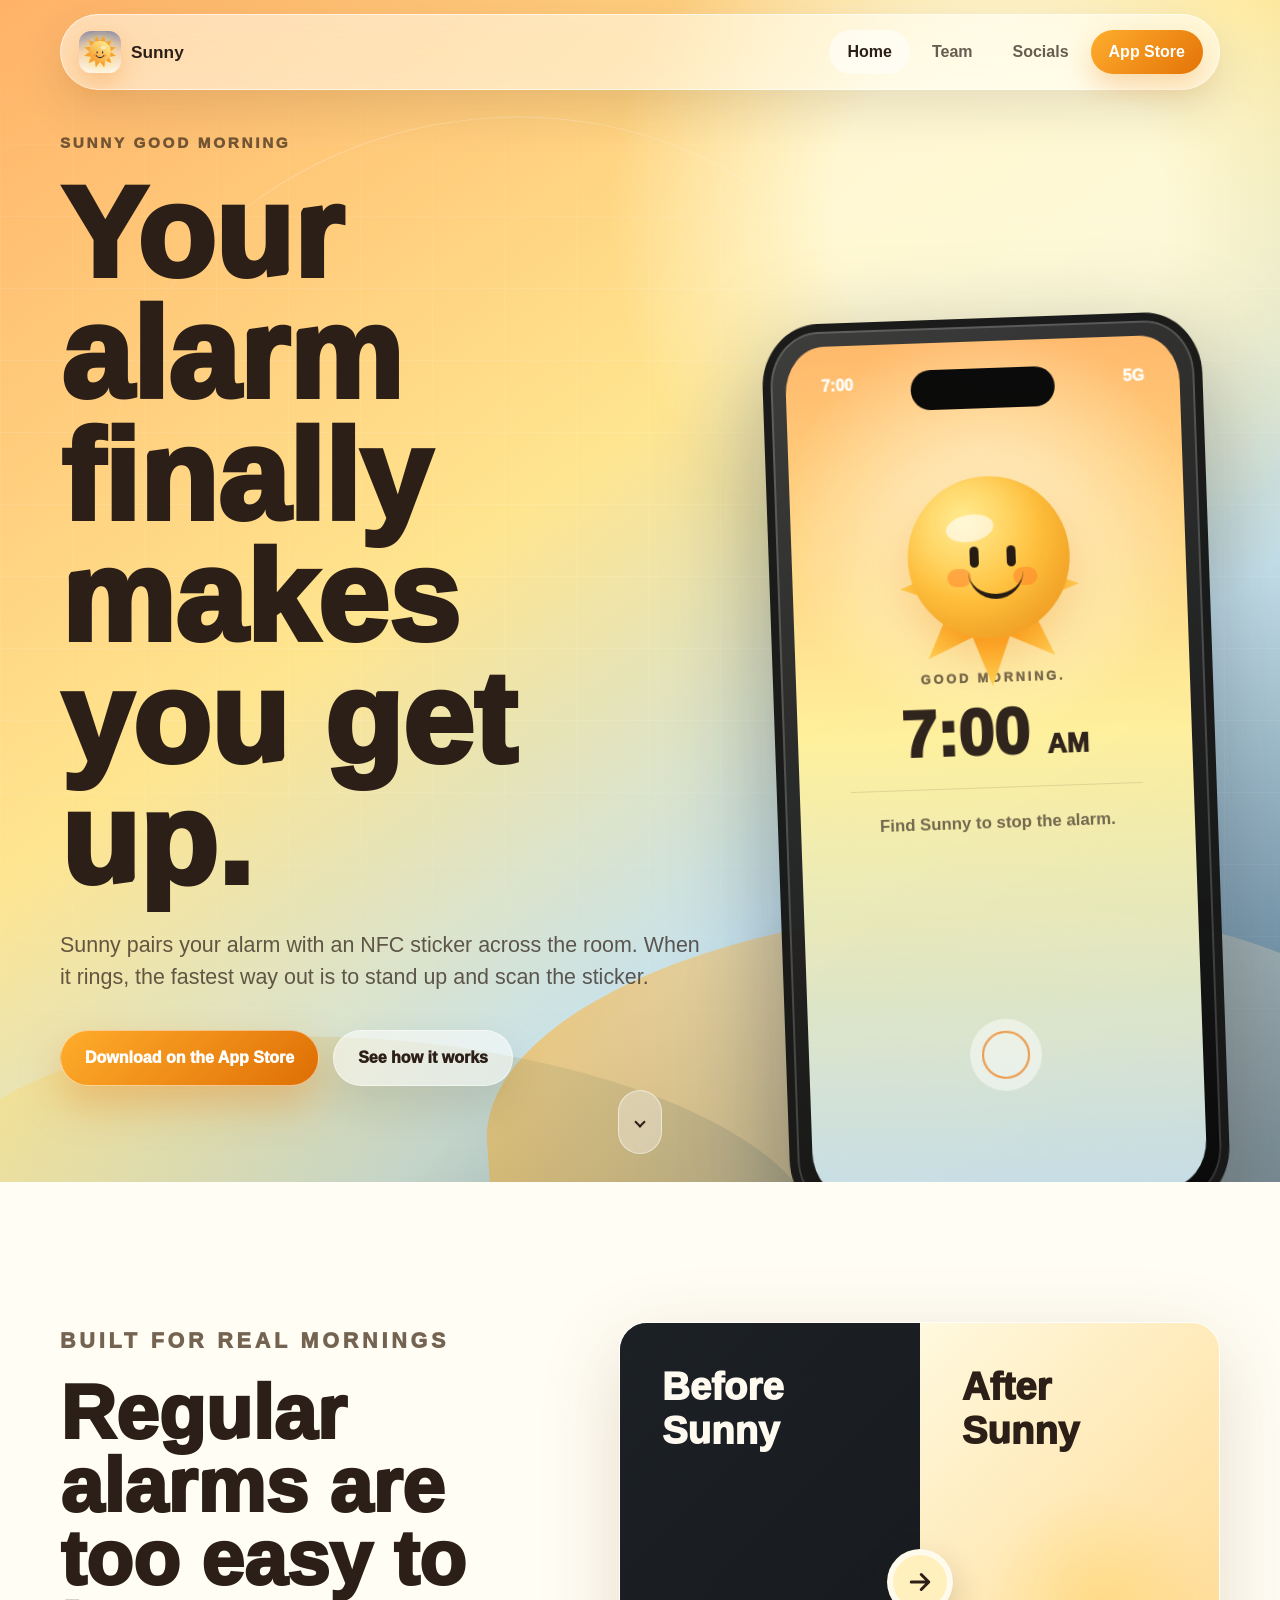
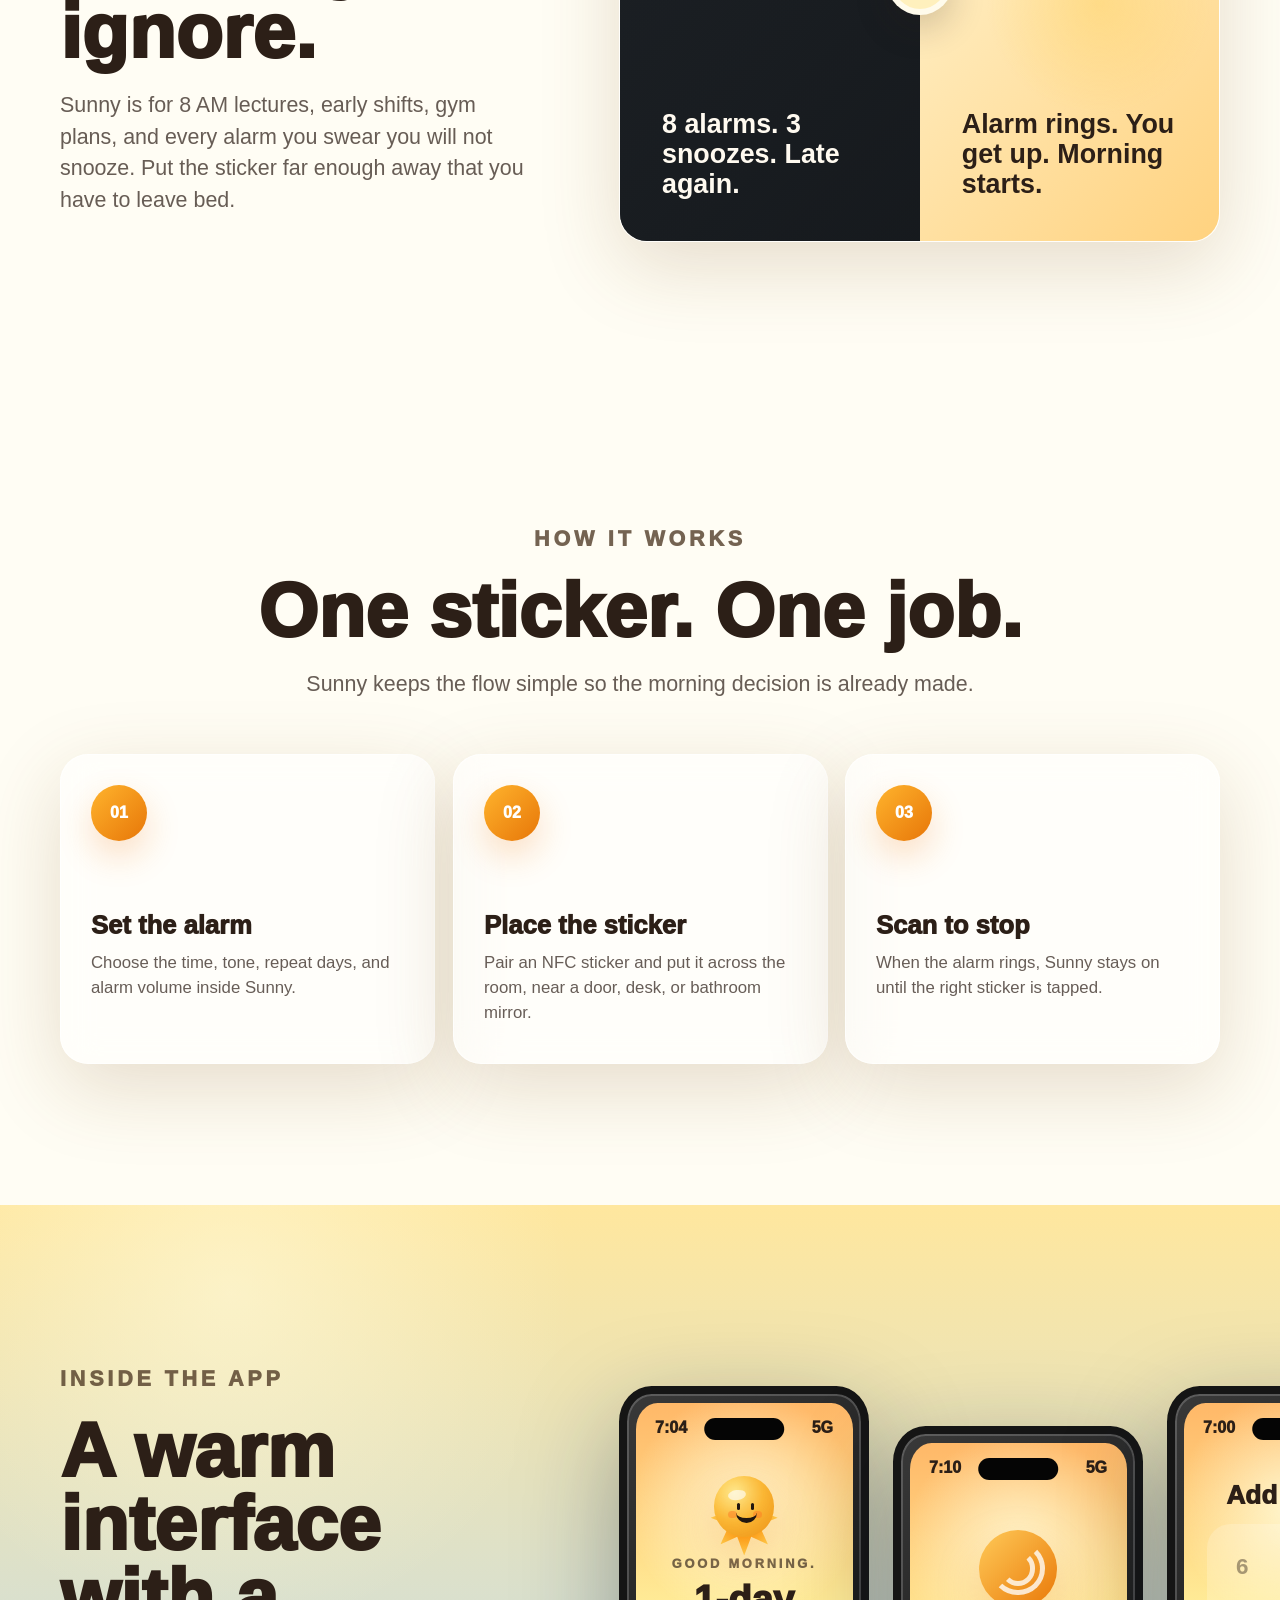
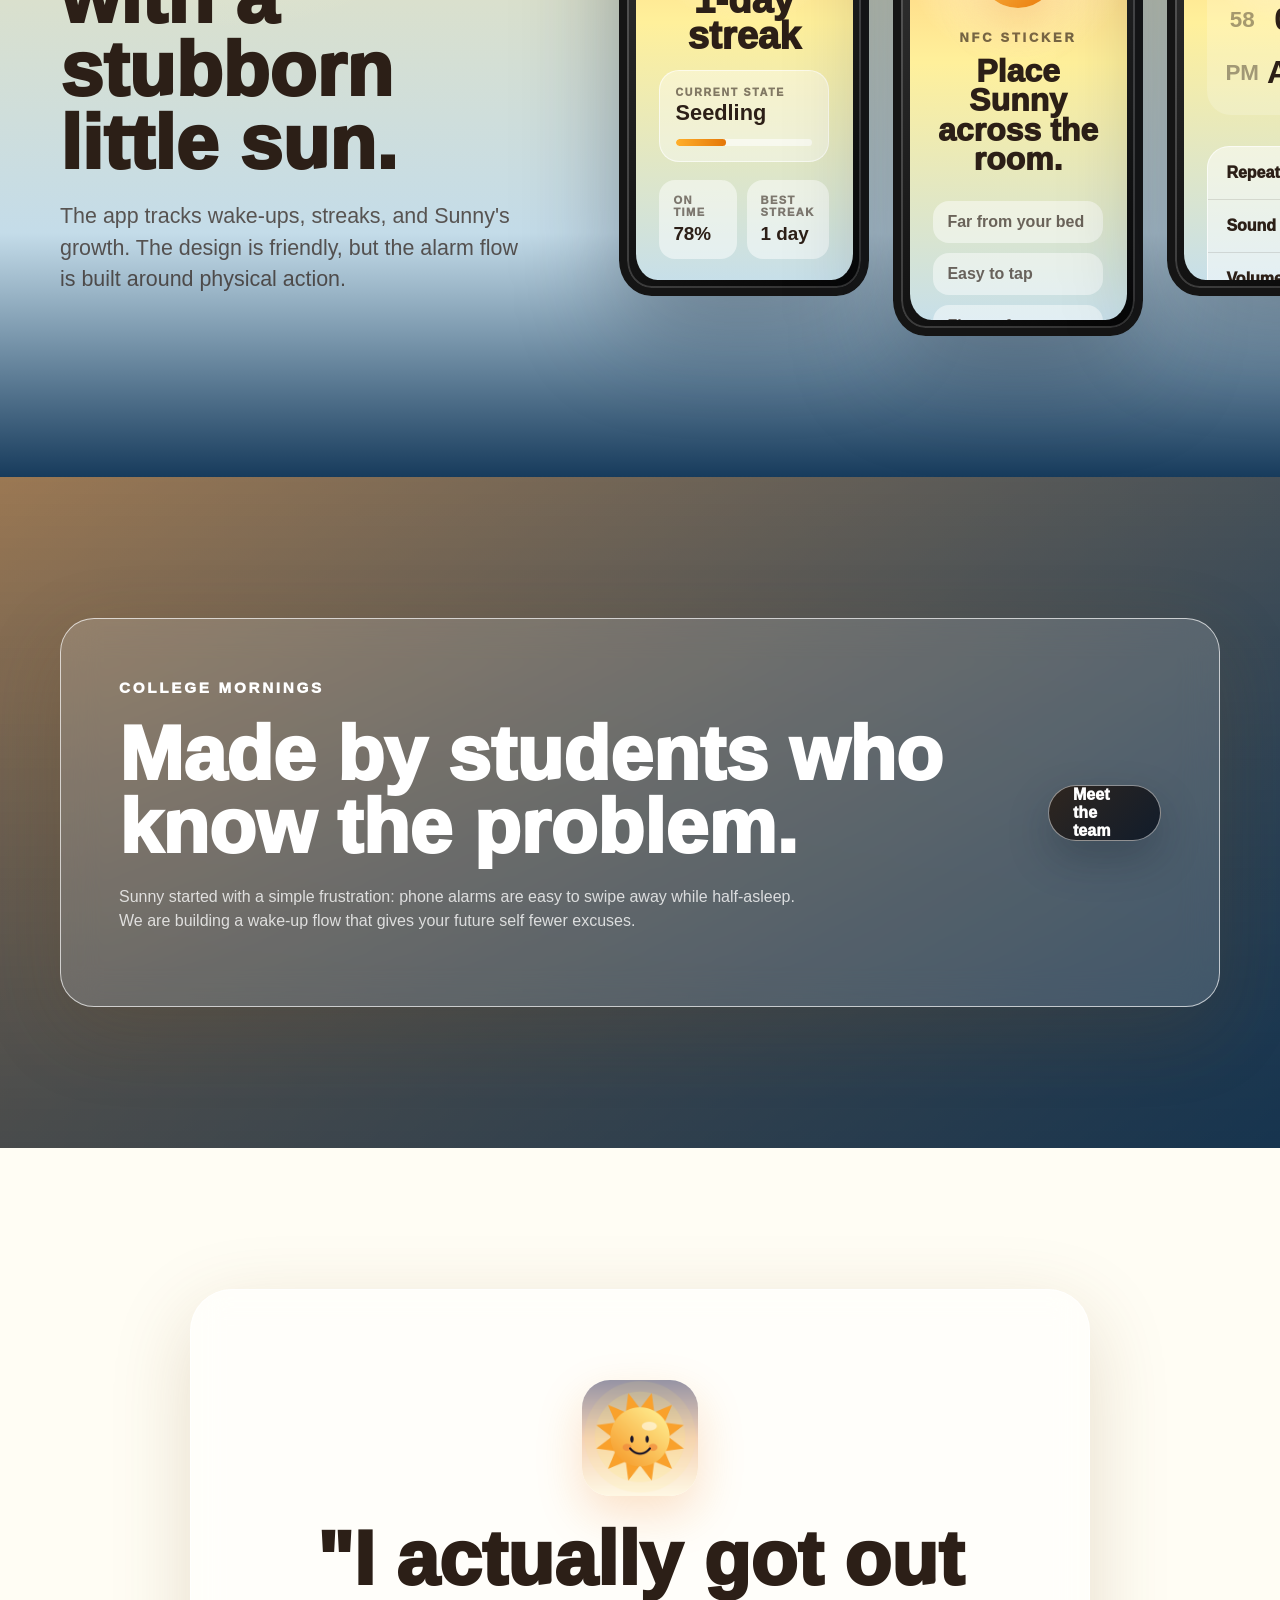
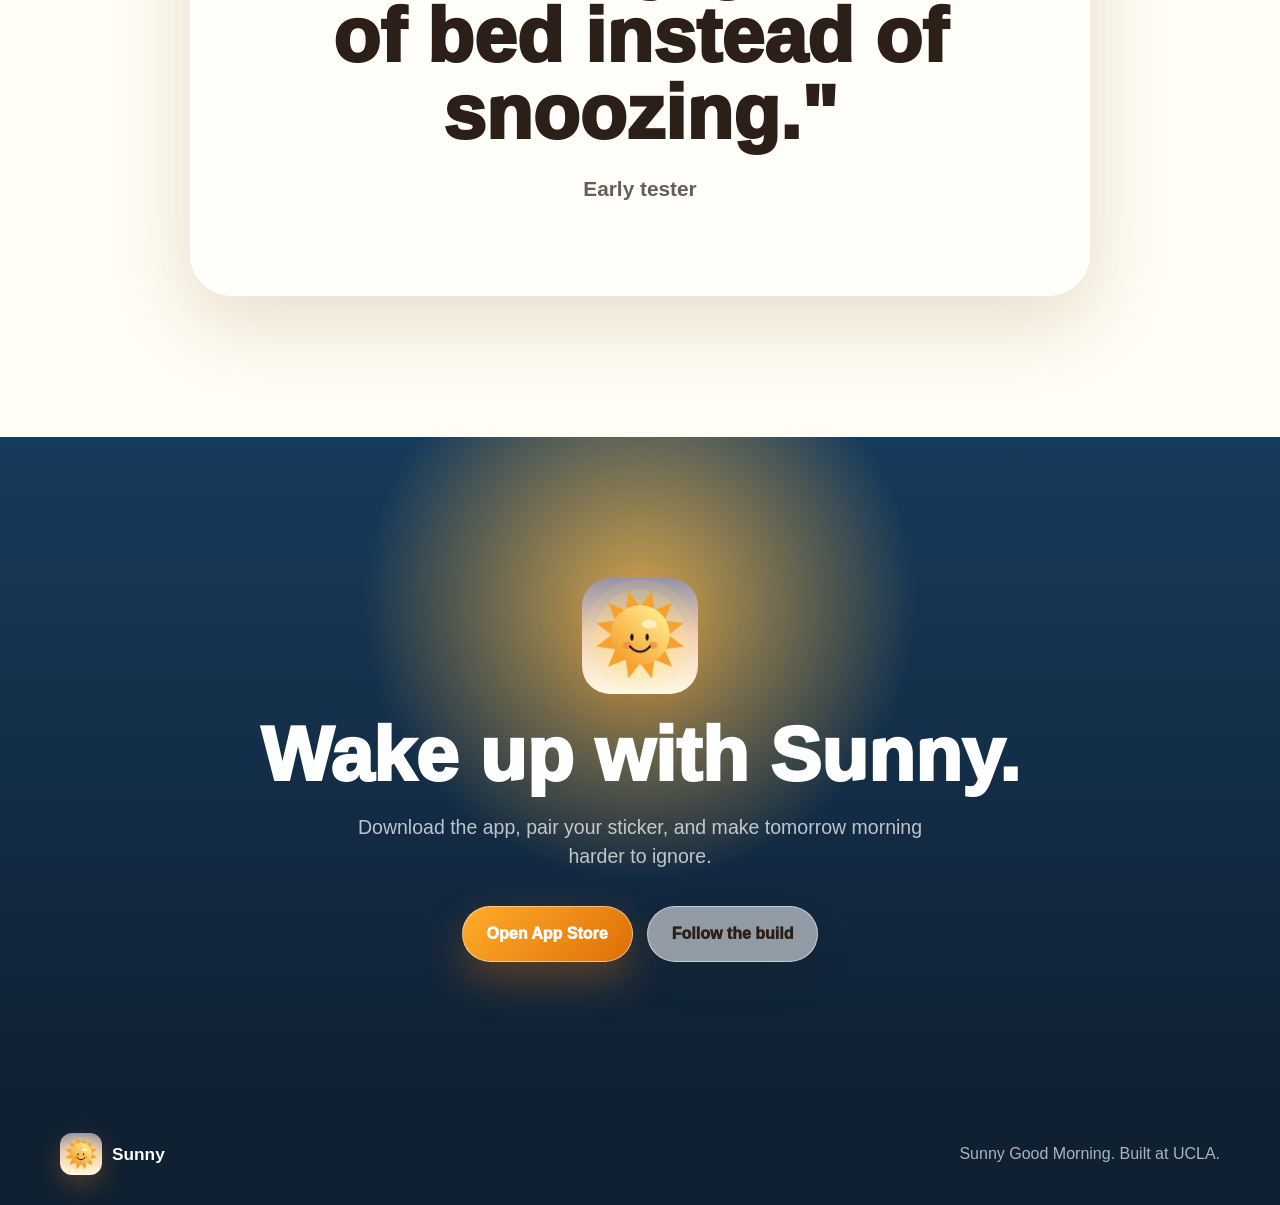
<file: index.html>
<!doctype html>
<html lang="en">
  <head>
    <meta charset="utf-8">
    <meta name="viewport" content="width=device-width, initial-scale=1">
    <meta name="description" content="Sunny Good Morning is an NFC alarm app that makes you get out of bed to turn it off.">
    <title>Sunny Good Morning</title>
    <link rel="preload" href="assets/app-icon.png" as="image">
    <link rel="stylesheet" href="styles.css">
  </head>
  <body>
    <div class="scroll-meter" aria-hidden="true"></div>
    <header class="site-header" data-glass>
      <a class="brand" href="index.html" aria-label="Sunny Good Morning home">
        <img src="assets/app-icon.png" alt="" class="brand-mark">
        <span>Sunny</span>
      </a>
      <button class="nav-toggle" type="button" aria-label="Open navigation" aria-expanded="false">
        <span></span>
        <span></span>
      </button>
      <nav class="site-nav" aria-label="Primary navigation">
        <a href="index.html" aria-current="page">Home</a>
        <a href="team.html">Team</a>
        <a href="socials.html">Socials</a>
        <a class="nav-cta" href="https://apps.apple.com/us/app/sunny-good-morning/id6766795815" target="_blank" rel="noreferrer">App Store</a>
      </nav>
    </header>

    <main>
      <section class="hero hero-home">
        <div class="hero-backdrop" aria-hidden="true">
          <div class="signal-grid"></div>
          <div class="sun-path"></div>
          <div class="wave-field wave-one"></div>
          <div class="wave-field wave-two"></div>
        </div>

        <div class="hero-phone-wrap" data-parallax="-0.08">
          <div class="phone-mockup hero-phone" data-tilt>
            <div class="phone-shell">
              <div class="phone-island"></div>
              <div class="phone-screen alarm-screen">
                <div class="screen-status">
                  <span>7:00</span>
                  <span>5G</span>
                </div>
                <div class="sun-face sun-big" aria-hidden="true">
                  <span class="ray ray-1"></span>
                  <span class="ray ray-2"></span>
                  <span class="ray ray-3"></span>
                  <span class="ray ray-4"></span>
                  <span class="ray ray-5"></span>
                  <span class="ray ray-6"></span>
                  <span class="ray ray-7"></span>
                  <span class="ray ray-8"></span>
                  <span class="face-core">
                    <span class="shine"></span>
                    <span class="eye eye-left"></span>
                    <span class="eye eye-right"></span>
                    <span class="cheek cheek-left"></span>
                    <span class="cheek cheek-right"></span>
                    <span class="smile"></span>
                  </span>
                </div>
                <p class="screen-kicker">Good morning.</p>
                <h2>7:00 <span>AM</span></h2>
                <p class="screen-copy">Find Sunny to stop the alarm.</p>
                <div class="nfc-pulse" aria-hidden="true">
                  <span></span>
                  <span></span>
                  <span></span>
                </div>
              </div>
            </div>
          </div>
        </div>

        <div class="container hero-content">
          <p class="eyebrow" data-reveal>Sunny Good Morning</p>
          <h1 data-reveal>Your alarm finally makes you get up.</h1>
          <p class="hero-copy" data-reveal>
            Sunny pairs your alarm with an NFC sticker across the room. When it rings,
            the fastest way out is to stand up and scan the sticker.
          </p>
          <div class="hero-actions" data-reveal>
            <a class="button button-primary" href="https://apps.apple.com/us/app/sunny-good-morning/id6766795815" target="_blank" rel="noreferrer">
              Download on the App Store
            </a>
            <a class="button button-secondary" href="#how-it-works">See how it works</a>
          </div>
        </div>

        <a class="hero-cue" href="#startup-proof" aria-label="Scroll to product section">
          <span></span>
        </a>
      </section>

      <section id="startup-proof" class="section proof-section">
        <div class="container two-column">
          <div class="section-copy" data-reveal>
            <p class="eyebrow">Built for real mornings</p>
            <h2>Regular alarms are too easy to ignore.</h2>
            <p>
              Sunny is for 8 AM lectures, early shifts, gym plans, and every alarm
              you swear you will not snooze. Put the sticker far enough away that
              you have to leave bed.
            </p>
          </div>
          <div class="before-after" data-reveal data-tilt>
            <div class="before-panel">
              <span>Before Sunny</span>
              <strong>8 alarms. 3 snoozes. Late again.</strong>
            </div>
            <div class="after-panel">
              <span>After Sunny</span>
              <strong>Alarm rings. You get up. Morning starts.</strong>
            </div>
            <div class="compare-handle" aria-hidden="true">
              <svg viewBox="0 0 24 24" aria-hidden="true">
                <path d="M5 12h14M13 6l6 6-6 6" fill="none" stroke="currentColor" stroke-width="2.4" stroke-linecap="round" stroke-linejoin="round"></path>
              </svg>
            </div>
          </div>
        </div>
      </section>

      <section id="how-it-works" class="section how-section">
        <div class="container">
          <div class="section-heading center" data-reveal>
            <p class="eyebrow">How it works</p>
            <h2>One sticker. One job.</h2>
            <p>Sunny keeps the flow simple so the morning decision is already made.</p>
          </div>
          <div class="steps-grid">
            <article class="step-card" data-reveal data-tilt>
              <span class="step-number">01</span>
              <h3>Set the alarm</h3>
              <p>Choose the time, tone, repeat days, and alarm volume inside Sunny.</p>
            </article>
            <article class="step-card" data-reveal data-tilt>
              <span class="step-number">02</span>
              <h3>Place the sticker</h3>
              <p>Pair an NFC sticker and put it across the room, near a door, desk, or bathroom mirror.</p>
            </article>
            <article class="step-card" data-reveal data-tilt>
              <span class="step-number">03</span>
              <h3>Scan to stop</h3>
              <p>When the alarm rings, Sunny stays on until the right sticker is tapped.</p>
            </article>
          </div>
        </div>
      </section>

      <section class="section app-showcase">
        <div class="container showcase-layout">
          <div class="section-copy" data-reveal>
            <p class="eyebrow">Inside the app</p>
            <h2>A warm interface with a stubborn little sun.</h2>
            <p>
              The app tracks wake-ups, streaks, and Sunny's growth. The design is
              friendly, but the alarm flow is built around physical action.
            </p>
          </div>
          <div class="mockup-rail" aria-label="Sunny app screen previews">
            <div class="phone-mockup rail-phone" data-reveal data-tilt>
              <div class="phone-shell">
                <div class="phone-island"></div>
                <div class="phone-screen streak-screen">
                  <div class="screen-status">
                    <span>7:04</span>
                    <span>5G</span>
                  </div>
                  <div class="sun-face sun-small" aria-hidden="true">
                    <span class="ray ray-1"></span><span class="ray ray-2"></span><span class="ray ray-3"></span><span class="ray ray-4"></span>
                    <span class="ray ray-5"></span><span class="ray ray-6"></span><span class="ray ray-7"></span><span class="ray ray-8"></span>
                    <span class="face-core"><span class="shine"></span><span class="eye eye-left"></span><span class="eye eye-right"></span><span class="cheek cheek-left"></span><span class="cheek cheek-right"></span><span class="smile"></span></span>
                  </div>
                  <p class="screen-kicker">Good morning.</p>
                  <h2>1-day streak</h2>
                  <div class="app-card progress-card">
                    <span>Current state</span>
                    <strong>Seedling</strong>
                    <div class="progress-line"><i></i></div>
                  </div>
                  <div class="mini-grid">
                    <span>On time<br><strong>78%</strong></span>
                    <span>Best streak<br><strong>1 day</strong></span>
                  </div>
                </div>
              </div>
            </div>

            <div class="phone-mockup rail-phone rail-phone-offset" data-reveal data-tilt>
              <div class="phone-shell">
                <div class="phone-island"></div>
                <div class="phone-screen sticker-screen">
                  <div class="screen-status">
                    <span>7:10</span>
                    <span>5G</span>
                  </div>
                  <div class="sticker-disc">
                    <span></span>
                    <i></i>
                  </div>
                  <p class="screen-kicker">NFC sticker</p>
                  <h2>Place Sunny across the room.</h2>
                  <ul class="check-list">
                    <li>Far from your bed</li>
                    <li>Easy to tap</li>
                    <li>Flat surface</li>
                  </ul>
                </div>
              </div>
            </div>

            <div class="phone-mockup rail-phone" data-reveal data-tilt>
              <div class="phone-shell">
                <div class="phone-island"></div>
                <div class="phone-screen setup-screen">
                  <div class="screen-status">
                    <span>7:00</span>
                    <span>5G</span>
                  </div>
                  <h2>Add Alarm</h2>
                  <div class="time-picker">
                    <span>6</span><strong>7</strong><span>8</span>
                    <span>58</span><strong>00</strong><span>02</span>
                    <span>PM</span><strong>AM</strong><span></span>
                  </div>
                  <div class="settings-list">
                    <span>Repeat <strong>Weekdays</strong></span>
                    <span>Sound <strong>Classic</strong></span>
                    <span>Volume <strong>70%</strong></span>
                  </div>
                </div>
              </div>
            </div>
          </div>
        </div>
      </section>

      <section class="section campus-section">
        <div class="container campus-card" data-reveal>
          <div>
            <p class="eyebrow">College mornings</p>
            <h2>Made by students who know the problem.</h2>
            <p>
              Sunny started with a simple frustration: phone alarms are easy to
              swipe away while half-asleep. We are building a wake-up flow that
              gives your future self fewer excuses.
            </p>
          </div>
          <a class="button button-dark" href="team.html">Meet the team</a>
        </div>
      </section>

      <section class="section quote-section">
        <div class="container">
          <div class="quote-card" data-reveal data-tilt>
            <img src="assets/app-icon.png" alt="" class="quote-mark">
            <blockquote>
              "I actually got out of bed instead of snoozing."
            </blockquote>
            <p>Early tester</p>
          </div>
        </div>
      </section>

      <section class="section final-cta">
        <div class="container center" data-reveal>
          <img src="assets/app-icon.png" alt="" class="cta-icon">
          <h2>Wake up with Sunny.</h2>
          <p>Download the app, pair your sticker, and make tomorrow morning harder to ignore.</p>
          <div class="hero-actions center-actions">
            <a class="button button-primary" href="https://apps.apple.com/us/app/sunny-good-morning/id6766795815" target="_blank" rel="noreferrer">Open App Store</a>
            <a class="button button-secondary" href="socials.html">Follow the build</a>
          </div>
        </div>
      </section>
    </main>

    <footer class="site-footer">
      <div class="container footer-inner">
        <a class="brand" href="index.html">
          <img src="assets/app-icon.png" alt="" class="brand-mark">
          <span>Sunny</span>
        </a>
        <p>Sunny Good Morning. Built at UCLA.</p>
      </div>
    </footer>

    <script src="script.js"></script>
  </body>
</html>
</file>
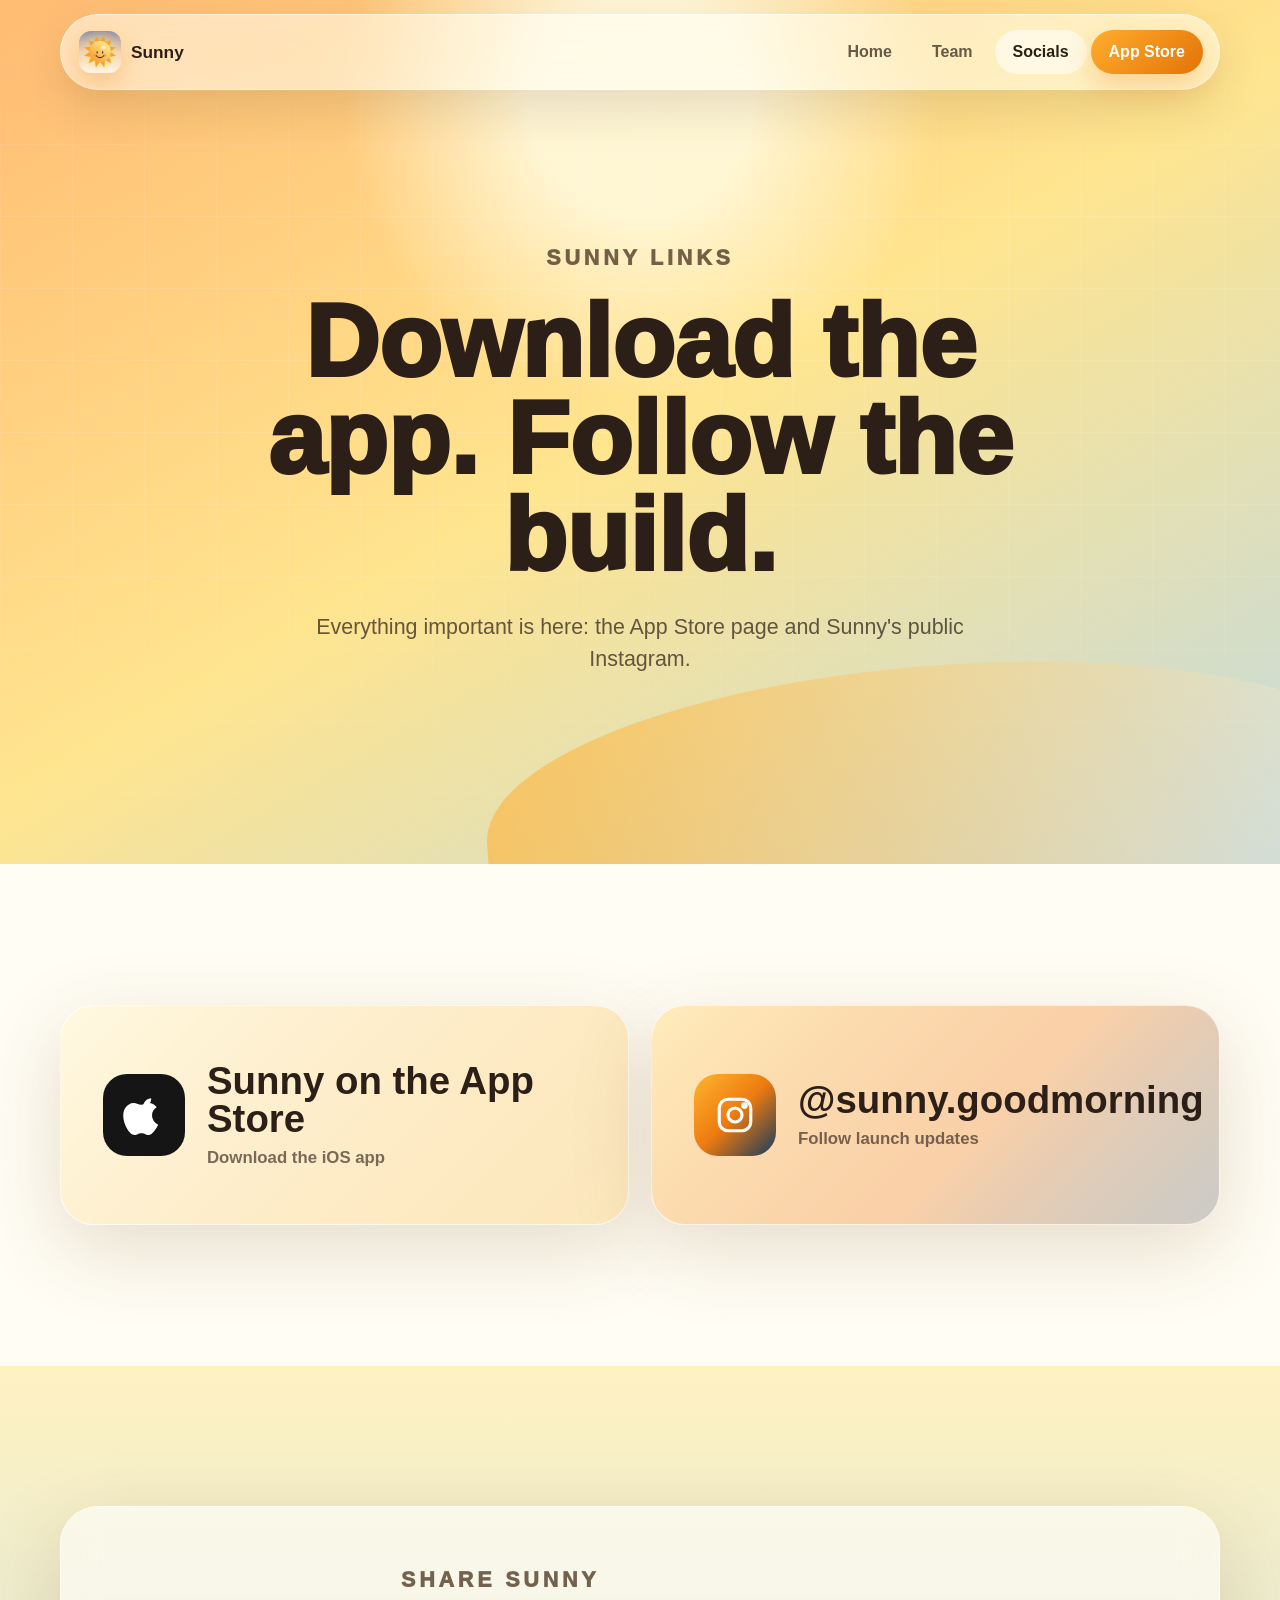
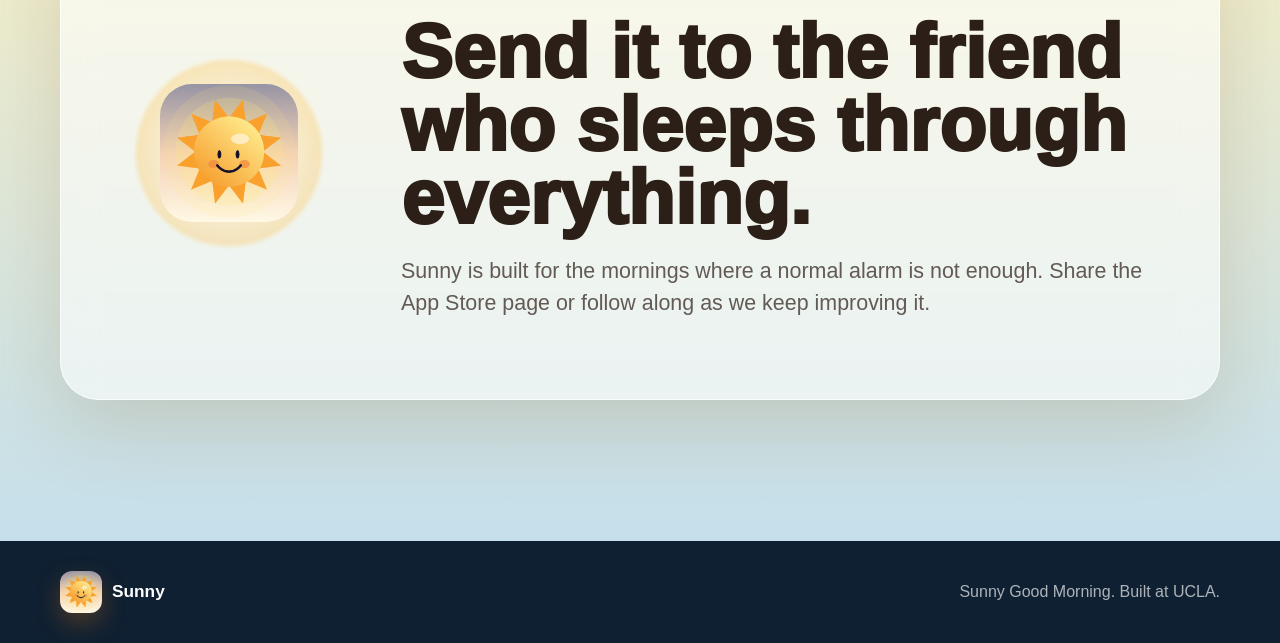
<file: socials.html>
<!doctype html>
<html lang="en">
  <head>
    <meta charset="utf-8">
    <meta name="viewport" content="width=device-width, initial-scale=1">
    <meta name="description" content="Download Sunny Good Morning and follow Sunny on Instagram.">
    <title>Socials | Sunny Good Morning</title>
    <link rel="stylesheet" href="styles.css">
  </head>
  <body>
    <div class="scroll-meter" aria-hidden="true"></div>
    <header class="site-header" data-glass>
      <a class="brand" href="index.html" aria-label="Sunny Good Morning home">
        <img src="assets/app-icon.png" alt="" class="brand-mark">
        <span>Sunny</span>
      </a>
      <button class="nav-toggle" type="button" aria-label="Open navigation" aria-expanded="false">
        <span></span>
        <span></span>
      </button>
      <nav class="site-nav" aria-label="Primary navigation">
        <a href="index.html">Home</a>
        <a href="team.html">Team</a>
        <a href="socials.html" aria-current="page">Socials</a>
        <a class="nav-cta" href="https://apps.apple.com/us/app/sunny-good-morning/id6766795815" target="_blank" rel="noreferrer">App Store</a>
      </nav>
    </header>

    <main>
      <section class="page-hero socials-hero">
        <div class="hero-backdrop" aria-hidden="true">
          <div class="signal-grid"></div>
          <div class="wave-field wave-one"></div>
        </div>
        <div class="container page-hero-inner">
          <p class="eyebrow" data-reveal>Sunny links</p>
          <h1 data-reveal>Download the app. Follow the build.</h1>
          <p data-reveal>
            Everything important is here: the App Store page and Sunny's public Instagram.
          </p>
        </div>
      </section>

      <section class="section links-section">
        <div class="container link-grid">
          <a class="link-card app-store-card" href="https://apps.apple.com/us/app/sunny-good-morning/id6766795815" target="_blank" rel="noreferrer" data-reveal data-tilt>
            <span class="link-icon apple-icon" aria-hidden="true">
              <svg viewBox="0 0 24 24">
                <path d="M16.1 2.4c.1 1.3-.4 2.5-1.2 3.4-.8.9-2.1 1.5-3.3 1.4-.1-1.2.4-2.4 1.2-3.2.9-1 2.3-1.6 3.3-1.6z"></path>
                <path d="M20.1 17.5c-.5 1.1-.8 1.6-1.5 2.6-1 1.5-2.4 3.3-4.1 3.3-1.5 0-1.9-1-3.9-1s-2.5 1-4 1c-1.7 0-3-1.6-4-3.1-2.8-4.3-3.1-9.4-1.4-12.1 1.2-1.9 3-3 4.8-3 1.8 0 2.9 1 4.4 1 1.4 0 2.3-1 4.4-1 1.6 0 3.3.9 4.5 2.4-4 2.2-3.4 7.9.8 9.9z"></path>
              </svg>
            </span>
            <span class="link-copy">
              <strong>Sunny on the App Store</strong>
              <small>Download the iOS app</small>
            </span>
          </a>

          <a class="link-card instagram-card" href="https://www.instagram.com/sunny.goodmorning/" target="_blank" rel="noreferrer" data-reveal data-tilt>
            <span class="link-icon instagram-icon" aria-hidden="true">
              <svg viewBox="0 0 24 24">
                <rect x="3" y="3" width="18" height="18" rx="5" ry="5"></rect>
                <circle cx="12" cy="12" r="4"></circle>
                <circle cx="17.4" cy="6.6" r="1"></circle>
              </svg>
            </span>
            <span class="link-copy">
              <strong>@sunny.goodmorning</strong>
              <small>Follow launch updates</small>
            </span>
          </a>
        </div>
      </section>

      <section class="section social-proof-section">
        <div class="container social-panel" data-reveal>
          <div class="social-sun" aria-hidden="true">
            <img src="assets/app-icon.png" alt="">
          </div>
          <div>
            <p class="eyebrow">Share Sunny</p>
            <h2>Send it to the friend who sleeps through everything.</h2>
            <p>
              Sunny is built for the mornings where a normal alarm is not enough.
              Share the App Store page or follow along as we keep improving it.
            </p>
          </div>
        </div>
      </section>
    </main>

    <footer class="site-footer">
      <div class="container footer-inner">
        <a class="brand" href="index.html">
          <img src="assets/app-icon.png" alt="" class="brand-mark">
          <span>Sunny</span>
        </a>
        <p>Sunny Good Morning. Built at UCLA.</p>
      </div>
    </footer>

    <script src="script.js"></script>
  </body>
</html>
</file>
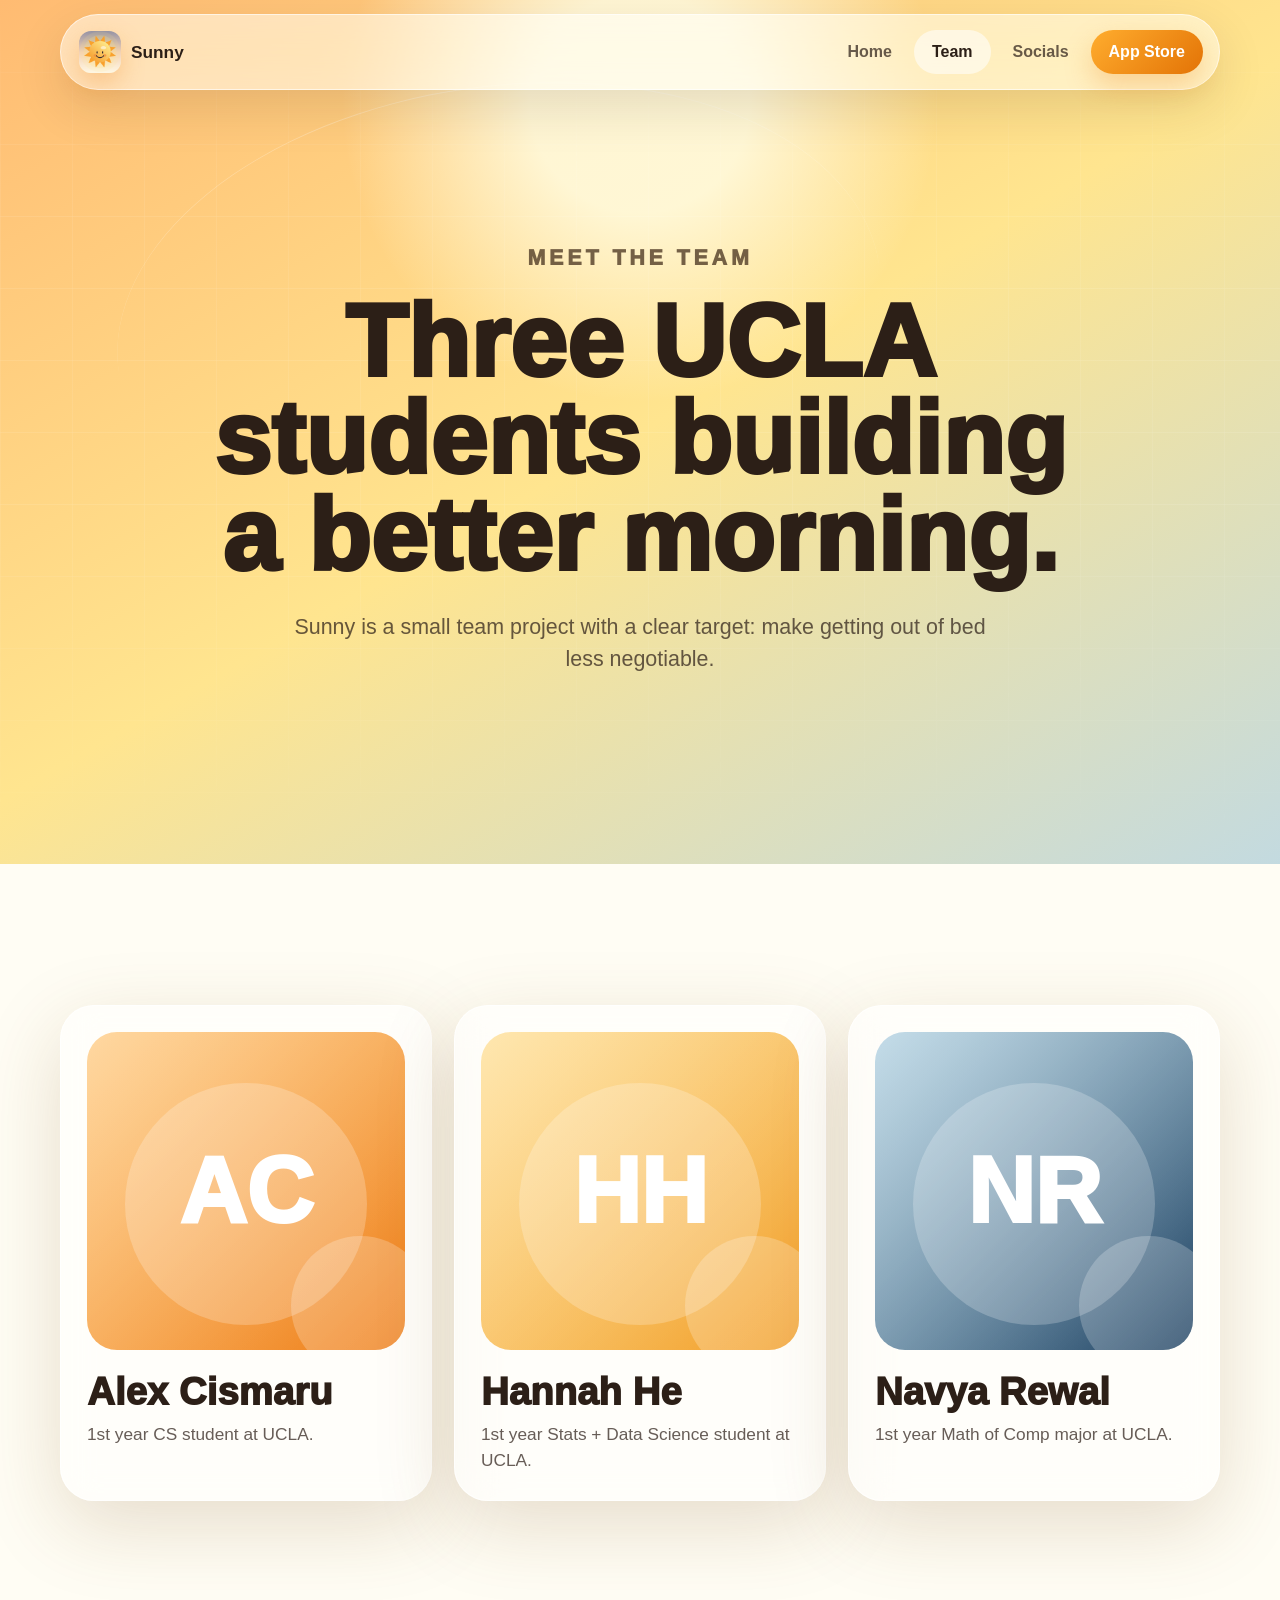
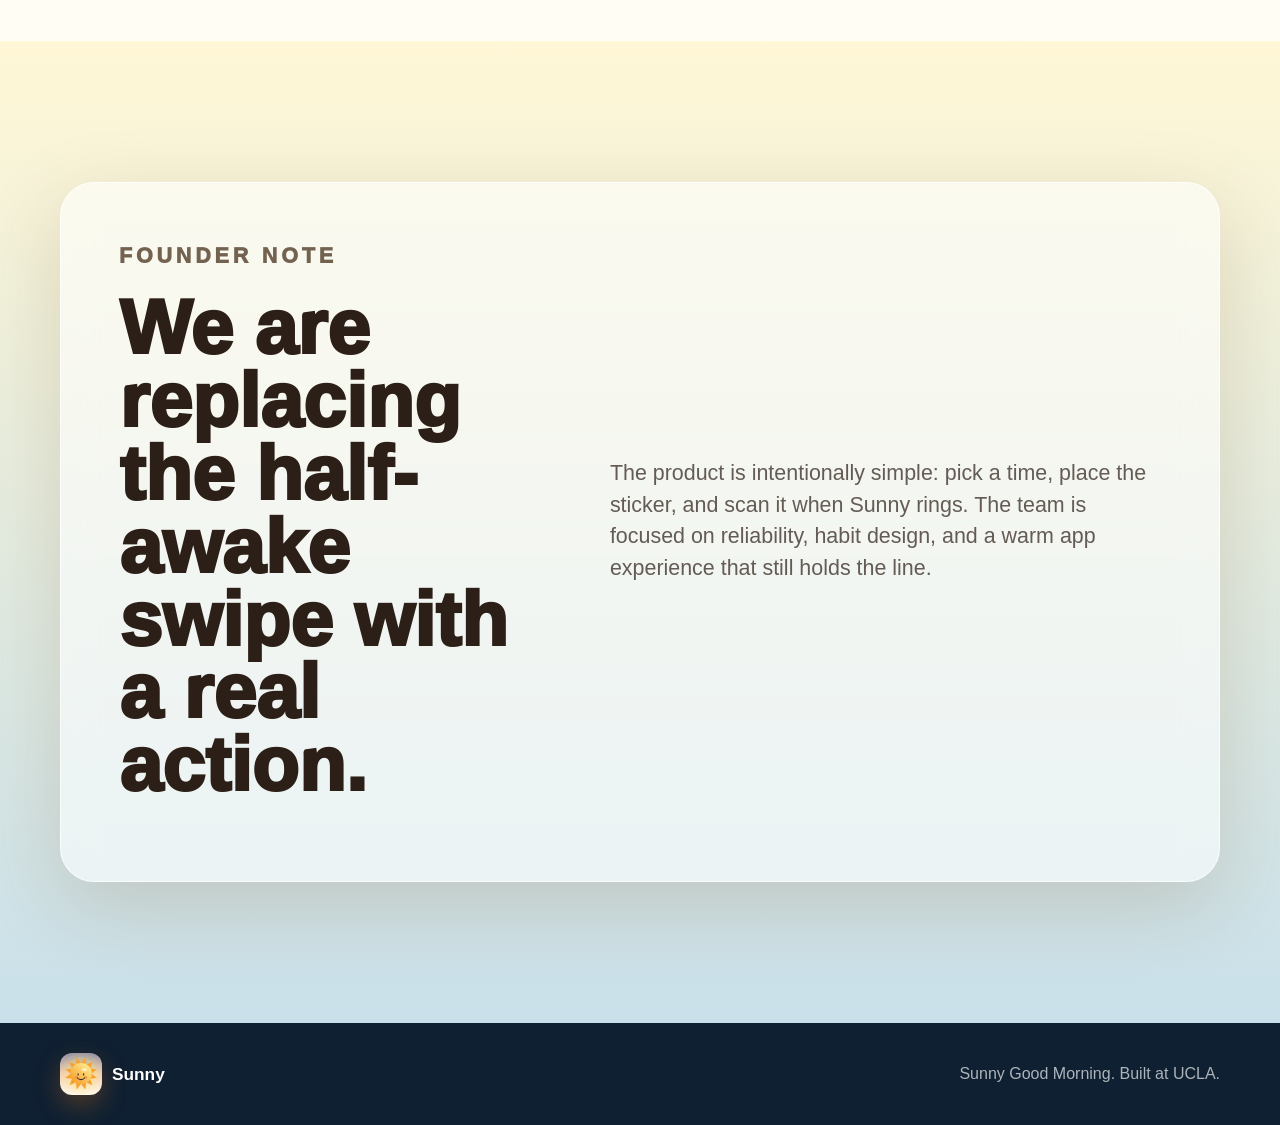
<file: team.html>
<!doctype html>
<html lang="en">
  <head>
    <meta charset="utf-8">
    <meta name="viewport" content="width=device-width, initial-scale=1">
    <meta name="description" content="Meet the Sunny Good Morning founding team.">
    <title>Team | Sunny Good Morning</title>
    <link rel="stylesheet" href="styles.css">
  </head>
  <body>
    <div class="scroll-meter" aria-hidden="true"></div>
    <header class="site-header" data-glass>
      <a class="brand" href="index.html" aria-label="Sunny Good Morning home">
        <img src="assets/app-icon.png" alt="" class="brand-mark">
        <span>Sunny</span>
      </a>
      <button class="nav-toggle" type="button" aria-label="Open navigation" aria-expanded="false">
        <span></span>
        <span></span>
      </button>
      <nav class="site-nav" aria-label="Primary navigation">
        <a href="index.html">Home</a>
        <a href="team.html" aria-current="page">Team</a>
        <a href="socials.html">Socials</a>
        <a class="nav-cta" href="https://apps.apple.com/us/app/sunny-good-morning/id6766795815" target="_blank" rel="noreferrer">App Store</a>
      </nav>
    </header>

    <main>
      <section class="page-hero team-hero">
        <div class="hero-backdrop" aria-hidden="true">
          <div class="signal-grid"></div>
          <div class="sun-path"></div>
        </div>
        <div class="container page-hero-inner">
          <p class="eyebrow" data-reveal>Meet the team</p>
          <h1 data-reveal>Three UCLA students building a better morning.</h1>
          <p data-reveal>
            Sunny is a small team project with a clear target: make getting out
            of bed less negotiable.
          </p>
        </div>
      </section>

      <section class="section team-section">
        <div class="container team-grid">
          <article class="team-card" data-reveal data-tilt>
            <div class="avatar" aria-hidden="true">
              <span>AC</span>
            </div>
            <h2>Alex Cismaru</h2>
            <p>1st year CS student at UCLA.</p>
          </article>

          <article class="team-card" data-reveal data-tilt>
            <div class="avatar avatar-alt" aria-hidden="true">
              <span>HH</span>
            </div>
            <h2>Hannah He</h2>
            <p>1st year Stats + Data Science student at UCLA.</p>
          </article>

          <article class="team-card" data-reveal data-tilt>
            <div class="avatar avatar-blue" aria-hidden="true">
              <span>NR</span>
            </div>
            <h2>Navya Rewal</h2>
            <p>1st year Math of Comp major at UCLA.</p>
          </article>
        </div>
      </section>

      <section class="section team-note-section">
        <div class="container team-note" data-reveal>
          <div>
            <p class="eyebrow">Founder note</p>
            <h2>We are replacing the half-awake swipe with a real action.</h2>
          </div>
          <p>
            The product is intentionally simple: pick a time, place the sticker,
            and scan it when Sunny rings. The team is focused on reliability,
            habit design, and a warm app experience that still holds the line.
          </p>
        </div>
      </section>
    </main>

    <footer class="site-footer">
      <div class="container footer-inner">
        <a class="brand" href="index.html">
          <img src="assets/app-icon.png" alt="" class="brand-mark">
          <span>Sunny</span>
        </a>
        <p>Sunny Good Morning. Built at UCLA.</p>
      </div>
    </footer>

    <script src="script.js"></script>
  </body>
</html>
</file>
<file: styles.css>
:root {
  --sun: #ffb52e;
  --sun-deep: #ed7a10;
  --cream: #fff8df;
  --paper: #fffdf4;
  --ink: #2c1f17;
  --muted: #725f4e;
  --blue: #123a5d;
  --blue-soft: #b9d5e8;
  --line: rgba(44, 31, 23, 0.14);
  --glass: rgba(255, 255, 255, 0.58);
  --shadow: 0 24px 80px rgba(117, 74, 23, 0.18);
  --radius: 28px;
  --header-height: 76px;
}

* {
  box-sizing: border-box;
}

html {
  scroll-behavior: smooth;
}

body {
  margin: 0;
  color: var(--ink);
  background:
    linear-gradient(180deg, #ffbf74 0%, #fff0b6 38%, #d5e6ee 74%, #113553 100%);
  font-family: ui-rounded, "SF Pro Rounded", "SF Pro Display", -apple-system, BlinkMacSystemFont, "Segoe UI", sans-serif;
  overflow-x: hidden;
}

body.nav-open {
  overflow: hidden;
}

a {
  color: inherit;
  text-decoration: none;
}

img,
svg {
  display: block;
  max-width: 100%;
}

button {
  font: inherit;
}

.container {
  width: min(1160px, calc(100% - 40px));
  margin-inline: auto;
}

.scroll-meter {
  position: fixed;
  top: 0;
  left: 0;
  z-index: 100;
  width: calc(var(--scroll-progress, 0) * 100%);
  height: 3px;
  background: linear-gradient(90deg, var(--sun), var(--sun-deep), var(--blue));
  transform-origin: left center;
}

.site-header {
  position: fixed;
  top: 14px;
  left: 50%;
  z-index: 90;
  display: flex;
  align-items: center;
  justify-content: space-between;
  width: min(1160px, calc(100% - 28px));
  height: var(--header-height);
  padding: 0 16px 0 18px;
  transform: translateX(-50%);
  border: 1px solid rgba(255, 255, 255, 0.62);
  border-radius: 999px;
  background: rgba(255, 255, 255, 0.52);
  box-shadow: 0 18px 50px rgba(44, 31, 23, 0.12);
  backdrop-filter: blur(22px) saturate(1.2);
}

.brand {
  display: inline-flex;
  align-items: center;
  gap: 10px;
  min-width: 0;
  font-weight: 900;
  letter-spacing: 0;
}

.brand-mark {
  width: 42px;
  height: 42px;
  border-radius: 12px;
  box-shadow: 0 10px 24px rgba(237, 122, 16, 0.28);
}

.brand span {
  font-size: 1.08rem;
  white-space: nowrap;
}

.site-nav {
  display: flex;
  align-items: center;
  gap: 4px;
}

.site-nav a {
  position: relative;
  min-height: 44px;
  padding: 13px 18px;
  border-radius: 999px;
  color: rgba(44, 31, 23, 0.72);
  font-weight: 800;
  transition: color 180ms ease, background 180ms ease, transform 180ms ease;
}

.site-nav a:hover,
.site-nav a[aria-current="page"] {
  color: var(--ink);
  background: rgba(255, 255, 255, 0.55);
}

.site-nav a:hover {
  transform: translateY(-1px);
}

.site-nav .nav-cta {
  color: #fff;
  background: linear-gradient(135deg, #ffad2e, #e37306);
  box-shadow: 0 12px 28px rgba(237, 122, 16, 0.28);
}

.site-nav .nav-cta:hover {
  color: #fff;
  background: linear-gradient(135deg, #ffc25c, #e37306);
}

.nav-toggle {
  display: none;
  width: 46px;
  height: 46px;
  border: 0;
  border-radius: 50%;
  background: rgba(255, 255, 255, 0.62);
  cursor: pointer;
}

.nav-toggle span {
  display: block;
  width: 20px;
  height: 2px;
  margin: 5px auto;
  border-radius: 2px;
  background: var(--ink);
  transition: transform 180ms ease;
}

.nav-open .nav-toggle span:first-child {
  transform: translateY(7px) rotate(45deg);
}

.nav-open .nav-toggle span:last-child {
  transform: translateY(-7px) rotate(-45deg);
}

.hero,
.page-hero {
  position: relative;
  min-height: 96svh;
  overflow: hidden;
}

.hero {
  display: flex;
  align-items: center;
  padding: calc(var(--header-height) + 56px) 0 96px;
}

.hero-home {
  background:
    radial-gradient(circle at 78% 18%, rgba(255, 251, 221, 0.88) 0 12%, transparent 28%),
    linear-gradient(145deg, #ffb268 0%, #ffe58f 42%, #c7e2ec 70%, #173b5c 112%);
}

.page-hero {
  display: grid;
  place-items: center;
  padding: calc(var(--header-height) + 90px) 0 90px;
  background:
    radial-gradient(circle at 50% 12%, rgba(255, 252, 226, 0.85) 0 11%, transparent 30%),
    linear-gradient(150deg, #ffbb72 0%, #ffe58f 50%, #bdd9e8 105%);
}

.hero-backdrop {
  position: absolute;
  inset: 0;
  pointer-events: none;
}

.signal-grid {
  position: absolute;
  inset: 0;
  opacity: 0.23;
  background-image:
    linear-gradient(rgba(255, 255, 255, 0.38) 1px, transparent 1px),
    linear-gradient(90deg, rgba(255, 255, 255, 0.32) 1px, transparent 1px);
  background-size: 72px 72px;
  mask-image: linear-gradient(to bottom, transparent, #000 22%, #000 62%, transparent);
  animation: gridDrift 16s linear infinite;
}

.sun-path {
  position: absolute;
  top: 10%;
  left: 9%;
  width: 60%;
  height: 54%;
  border-top: 1px solid rgba(255, 255, 255, 0.58);
  border-radius: 50%;
  transform: rotate(-8deg);
  opacity: 0.44;
}

.wave-field {
  position: absolute;
  right: -10%;
  bottom: -11%;
  width: 72%;
  height: 34%;
  border-radius: 50% 50% 0 0;
  background: linear-gradient(90deg, rgba(255, 176, 49, 0.58), rgba(255, 255, 255, 0.22));
  transform: rotate(-4deg);
}

.wave-two {
  right: 36%;
  bottom: -16%;
  width: 68%;
  height: 28%;
  background: linear-gradient(90deg, rgba(255, 221, 111, 0.42), rgba(22, 65, 97, 0.15));
  transform: rotate(5deg);
}

.hero-content {
  position: relative;
  z-index: 2;
  max-width: 1160px;
}

.hero-content > * {
  max-width: 640px;
}

.eyebrow {
  margin: 0 0 18px;
  color: rgba(77, 55, 35, 0.78);
  font-size: clamp(0.78rem, 1.4vw, 0.95rem);
  font-weight: 950;
  letter-spacing: 0.18em;
  text-transform: uppercase;
}

h1,
h2,
h3,
p {
  margin-top: 0;
}

h1,
h2,
h3 {
  letter-spacing: 0;
  line-height: 0.95;
}

h1 {
  margin-bottom: 28px;
  font-size: clamp(4rem, 10vw, 9.7rem);
  font-weight: 1000;
  max-width: 860px;
}

h2 {
  margin-bottom: 22px;
  font-size: clamp(2.5rem, 6vw, 5.9rem);
  font-weight: 1000;
}

h3 {
  margin-bottom: 14px;
  font-size: clamp(1.4rem, 2vw, 2rem);
  font-weight: 950;
}

p {
  color: rgba(44, 31, 23, 0.72);
  line-height: 1.48;
}

.hero-copy,
.page-hero p,
.section-copy p,
.section-heading p,
.team-note p,
.social-panel p {
  font-size: clamp(1.08rem, 2vw, 1.34rem);
}

.hero-actions {
  display: flex;
  flex-wrap: wrap;
  gap: 14px;
  align-items: center;
  margin-top: 36px;
}

.button {
  display: inline-flex;
  align-items: center;
  justify-content: center;
  min-height: 56px;
  padding: 0 24px;
  border: 1px solid rgba(255, 255, 255, 0.5);
  border-radius: 999px;
  font-weight: 950;
  transition: transform 180ms ease, box-shadow 180ms ease, background 180ms ease;
}

.button:hover {
  transform: translateY(-2px);
}

.button-primary {
  color: #fff;
  background: linear-gradient(135deg, #ffac2b, #df6f05);
  box-shadow: 0 18px 42px rgba(232, 114, 6, 0.34);
}

.button-secondary {
  color: var(--ink);
  background: rgba(255, 255, 255, 0.54);
  box-shadow: 0 18px 42px rgba(44, 31, 23, 0.1);
}

.button-dark {
  color: #fff;
  background: linear-gradient(135deg, #2f261f, #111c2b);
  box-shadow: 0 18px 42px rgba(17, 28, 43, 0.26);
}

.hero-cue {
  position: absolute;
  left: 50%;
  bottom: 28px;
  z-index: 3;
  display: grid;
  place-items: center;
  width: 44px;
  height: 64px;
  transform: translateX(-50%);
  border: 1px solid rgba(255, 255, 255, 0.52);
  border-radius: 999px;
  background: rgba(255, 255, 255, 0.34);
  backdrop-filter: blur(14px);
}

.hero-cue span {
  width: 8px;
  height: 8px;
  border-right: 2px solid var(--ink);
  border-bottom: 2px solid var(--ink);
  transform: rotate(45deg);
  animation: cueDrop 1.3s ease-in-out infinite;
}

.hero-phone-wrap {
  position: absolute;
  right: max(5vw, calc((100vw - 1160px) / 2));
  bottom: -34px;
  z-index: 1;
  width: min(38vw, 440px);
  min-width: 310px;
  opacity: 0.98;
}

.phone-mockup {
  perspective: 1200px;
  transform-style: preserve-3d;
}

.hero-phone {
  transform: rotate(-2deg);
}

.phone-shell {
  position: relative;
  width: 100%;
  aspect-ratio: 0.49;
  padding: 3.4%;
  border: 8px solid #151515;
  border-radius: 13% / 7%;
  background: linear-gradient(145deg, #393939, #050505);
  box-shadow:
    0 34px 100px rgba(17, 28, 43, 0.36),
    inset 0 0 0 2px rgba(255, 255, 255, 0.18);
}

.phone-island {
  position: absolute;
  top: 4.8%;
  left: 50%;
  z-index: 4;
  width: 34%;
  height: 4.5%;
  transform: translateX(-50%);
  border-radius: 999px;
  background: #050505;
}

.phone-screen {
  position: relative;
  height: 100%;
  overflow: hidden;
  border-radius: 10% / 5.5%;
  background:
    radial-gradient(circle at 50% 22%, rgba(255, 252, 220, 0.85), transparent 30%),
    linear-gradient(180deg, #ffb868 0%, #fff09b 46%, #c7dfe9 100%);
}

.screen-status {
  display: flex;
  justify-content: space-between;
  align-items: center;
  padding: 7.8% 9% 0;
  color: rgba(255, 255, 255, 0.95);
  font-weight: 950;
}

.sun-face {
  position: relative;
  display: grid;
  place-items: center;
  width: 41%;
  aspect-ratio: 1;
  margin: 22% auto 8%;
  animation: sunFloat 4.6s ease-in-out infinite;
}

.sun-small {
  width: 28%;
  margin-top: 18%;
  margin-bottom: 8%;
}

.ray {
  position: absolute;
  width: 27%;
  height: 36%;
  transform-origin: 50% 100%;
  clip-path: polygon(50% 0, 0 100%, 100% 100%);
  background: linear-gradient(180deg, #ffd151, #ff9c13);
  filter: drop-shadow(0 6px 10px rgba(237, 122, 16, 0.18));
}

.ray-1 { transform: translateY(-72%) rotate(0deg); }
.ray-2 { transform: translate(51%, -51%) rotate(45deg); }
.ray-3 { transform: translateX(72%) rotate(90deg); }
.ray-4 { transform: translate(51%, 51%) rotate(135deg); }
.ray-5 { transform: translateY(72%) rotate(180deg); }
.ray-6 { transform: translate(-51%, 51%) rotate(225deg); }
.ray-7 { transform: translateX(-72%) rotate(270deg); }
.ray-8 { transform: translate(-51%, -51%) rotate(315deg); }

.face-core {
  position: relative;
  z-index: 2;
  width: 100%;
  height: 100%;
  border-radius: 50%;
  background: radial-gradient(circle at 35% 28%, #ffec91, #ffc13b 48%, #f49b18 100%);
  box-shadow:
    inset -14px -18px 32px rgba(214, 111, 12, 0.18),
    0 18px 46px rgba(237, 122, 16, 0.3);
}

.shine {
  position: absolute;
  top: 23%;
  left: 24%;
  width: 30%;
  height: 17%;
  border-radius: 50%;
  background: rgba(255, 255, 255, 0.62);
  transform: rotate(-8deg);
}

.eye {
  position: absolute;
  top: 43%;
  width: 5.8%;
  height: 13%;
  border-radius: 999px;
  background: #21160f;
}

.eye-left { left: 38%; }
.eye-right { right: 33%; }

.cheek {
  position: absolute;
  top: 57%;
  width: 15%;
  height: 11%;
  border-radius: 999px;
  background: rgba(255, 124, 37, 0.5);
}

.cheek-left { left: 24%; }
.cheek-right { right: 20%; }

.smile {
  position: absolute;
  left: 37%;
  top: 53%;
  width: 34%;
  height: 23%;
  border-bottom: 5px solid #21160f;
  border-radius: 0 0 999px 999px;
}

.screen-kicker {
  margin: 0 auto 4%;
  color: rgba(44, 31, 23, 0.66);
  font-size: clamp(0.75rem, 1vw, 0.92rem);
  font-weight: 950;
  letter-spacing: 0.22em;
  text-align: center;
  text-transform: uppercase;
}

.alarm-screen h2,
.streak-screen h2,
.setup-screen h2,
.sticker-screen h2 {
  margin: 0 auto;
  color: var(--ink);
  font-size: clamp(2rem, 5vw, 4.3rem);
  line-height: 0.92;
  text-align: center;
}

.alarm-screen h2 span {
  font-size: 0.42em;
}

.screen-copy {
  width: 74%;
  margin: 6% auto 0;
  padding-top: 6%;
  border-top: 1px solid rgba(44, 31, 23, 0.12);
  color: rgba(44, 31, 23, 0.66);
  font-size: clamp(0.84rem, 1.4vw, 1.05rem);
  font-weight: 800;
  text-align: center;
}

.nfc-pulse {
  position: absolute;
  left: 50%;
  bottom: 12%;
  width: 72px;
  height: 72px;
  transform: translateX(-50%);
  border-radius: 50%;
  background: rgba(255, 255, 255, 0.52);
}

.nfc-pulse span {
  position: absolute;
  inset: 12px;
  border: 2px solid rgba(237, 122, 16, 0.34);
  border-radius: 50%;
  animation: pulse 2s ease-out infinite;
}

.nfc-pulse span:nth-child(2) { animation-delay: 0.45s; }
.nfc-pulse span:nth-child(3) { animation-delay: 0.9s; }

.section {
  position: relative;
  padding: clamp(78px, 11vw, 150px) 0;
}

.proof-section,
.how-section,
.quote-section {
  background: var(--paper);
}

.two-column,
.showcase-layout {
  display: grid;
  grid-template-columns: minmax(0, 0.88fr) minmax(0, 1.12fr);
  gap: clamp(36px, 7vw, 86px);
  align-items: center;
}

.section-copy {
  max-width: 560px;
}

.before-after {
  position: relative;
  display: grid;
  grid-template-columns: 1fr 1fr;
  min-height: 520px;
  overflow: hidden;
  border: 1px solid rgba(255, 255, 255, 0.62);
  border-radius: var(--radius);
  box-shadow: var(--shadow);
  transform-style: preserve-3d;
}

.before-panel,
.after-panel {
  display: flex;
  flex-direction: column;
  justify-content: space-between;
  padding: clamp(26px, 4vw, 42px);
}

.before-panel {
  color: #fffaf0;
  background:
    linear-gradient(rgba(24, 27, 30, 0.75), rgba(24, 27, 30, 0.72)),
    linear-gradient(135deg, #29313a, #11161c);
}

.after-panel {
  background:
    radial-gradient(circle at 60% 54%, rgba(255, 204, 73, 0.35), transparent 34%),
    linear-gradient(135deg, #fff9de, #ffd27f);
}

.before-panel span,
.after-panel span {
  font-size: clamp(1.5rem, 3vw, 3.2rem);
  font-weight: 1000;
}

.before-panel strong,
.after-panel strong {
  display: block;
  max-width: 240px;
  font-size: clamp(1.2rem, 2.1vw, 2rem);
  line-height: 1.12;
}

.compare-handle {
  position: absolute;
  top: 50%;
  left: 50%;
  display: grid;
  place-items: center;
  width: 66px;
  height: 66px;
  transform: translate(-50%, -50%);
  border: 6px solid rgba(255, 255, 255, 0.72);
  border-radius: 50%;
  color: var(--ink);
  background: #fff0bd;
  box-shadow: 0 14px 34px rgba(44, 31, 23, 0.2);
}

.compare-handle svg {
  width: 30px;
}

.section-heading {
  max-width: 780px;
  margin: 0 auto 54px;
}

.center {
  text-align: center;
}

.steps-grid {
  display: grid;
  grid-template-columns: repeat(3, minmax(0, 1fr));
  gap: 18px;
}

.step-card,
.team-card,
.link-card,
.quote-card,
.team-note,
.social-panel,
.campus-card {
  border: 1px solid rgba(255, 255, 255, 0.68);
  background: rgba(255, 255, 255, 0.56);
  box-shadow: var(--shadow);
  backdrop-filter: blur(18px);
}

.step-card {
  min-height: 310px;
  padding: 30px;
  border-radius: var(--radius);
  transform-style: preserve-3d;
}

.step-number {
  display: inline-flex;
  align-items: center;
  justify-content: center;
  width: 56px;
  height: 56px;
  margin-bottom: 72px;
  border-radius: 50%;
  color: #fff;
  background: linear-gradient(135deg, #ffb42d, #e77608);
  font-weight: 1000;
  box-shadow: 0 15px 34px rgba(237, 122, 16, 0.24);
}

.step-card p {
  margin-bottom: 0;
  font-size: 1.05rem;
}

.app-showcase {
  overflow: hidden;
  background:
    radial-gradient(circle at 18% 10%, rgba(255, 251, 222, 0.58), transparent 26%),
    linear-gradient(180deg, #ffe79e, #c4dce9 72%, #173b5c);
}

.mockup-rail {
  display: flex;
  gap: 24px;
  align-items: center;
  min-width: 0;
}

.rail-phone {
  flex: 0 0 min(29vw, 250px);
}

.rail-phone-offset {
  margin-top: 80px;
}

.streak-screen h2 {
  width: 86%;
  margin-bottom: 8%;
  font-size: clamp(1.6rem, 3vw, 2.6rem);
}

.app-card {
  width: 78%;
  margin: 0 auto;
  padding: 7%;
  border: 1px solid rgba(255, 255, 255, 0.62);
  border-radius: 20px;
  background: rgba(255, 255, 255, 0.38);
}

.progress-card span,
.settings-list span {
  display: block;
  color: rgba(44, 31, 23, 0.58);
  font-size: 0.66rem;
  font-weight: 950;
  letter-spacing: 0.16em;
  text-transform: uppercase;
}

.progress-card strong {
  display: block;
  margin: 4px 0 15px;
  font-size: 1.36rem;
  line-height: 1;
}

.progress-line {
  height: 7px;
  overflow: hidden;
  border-radius: 999px;
  background: rgba(255, 255, 255, 0.58);
}

.progress-line i {
  display: block;
  width: 37%;
  height: 100%;
  border-radius: inherit;
  background: linear-gradient(90deg, #ffaf2a, #e47708);
}

.mini-grid {
  display: grid;
  grid-template-columns: 1fr 1fr;
  gap: 10px;
  width: 78%;
  margin: 8% auto 0;
}

.mini-grid span {
  padding: 14px;
  border-radius: 16px;
  color: rgba(44, 31, 23, 0.58);
  background: rgba(255, 255, 255, 0.48);
  font-size: 0.7rem;
  font-weight: 950;
  letter-spacing: 0.12em;
  text-transform: uppercase;
}

.mini-grid strong {
  display: block;
  margin-top: 5px;
  color: var(--ink);
  font-size: 1.18rem;
  letter-spacing: 0;
  text-transform: none;
}

.sticker-screen .screen-status,
.setup-screen .screen-status,
.streak-screen .screen-status {
  color: var(--ink);
}

.sticker-disc {
  position: relative;
  display: grid;
  place-items: center;
  width: 36%;
  aspect-ratio: 1;
  margin: 24% auto 10%;
  border-radius: 50%;
  background: linear-gradient(135deg, #ffca58, #e97808);
  box-shadow: 0 18px 44px rgba(237, 122, 16, 0.26);
}

.sticker-disc span,
.sticker-disc i {
  position: absolute;
  border: 5px solid rgba(255, 255, 255, 0.78);
  border-left-color: transparent;
  border-top-color: transparent;
  border-radius: 50%;
}

.sticker-disc span {
  width: 44%;
  height: 44%;
}

.sticker-disc i {
  width: 68%;
  height: 68%;
}

.sticker-screen h2 {
  width: 78%;
  font-size: 2rem;
}

.check-list {
  display: grid;
  gap: 10px;
  width: 78%;
  margin: 12% auto 0;
  padding: 0;
  list-style: none;
}

.check-list li {
  padding: 12px 14px;
  border-radius: 16px;
  background: rgba(255, 255, 255, 0.46);
  color: rgba(44, 31, 23, 0.68);
  font-weight: 850;
}

.setup-screen h2 {
  margin: 21% auto 8%;
  font-size: 1.64rem;
}

.time-picker {
  display: grid;
  grid-template-columns: repeat(3, 1fr);
  align-items: center;
  width: 78%;
  margin: 0 auto 14%;
  padding: 16px 10px;
  border-radius: 24px;
  background: rgba(255, 255, 255, 0.18);
  text-align: center;
}

.time-picker span,
.time-picker strong {
  padding: 8px 0;
  color: rgba(44, 31, 23, 0.42);
  font-size: 1.4rem;
  font-weight: 700;
}

.time-picker strong {
  color: var(--ink);
  font-size: 2rem;
  font-weight: 900;
}

.settings-list {
  display: grid;
  width: 78%;
  margin: 0 auto;
  overflow: hidden;
  border: 1px solid rgba(255, 255, 255, 0.65);
  border-radius: 22px;
  background: rgba(255, 255, 255, 0.5);
}

.settings-list span {
  display: flex;
  justify-content: space-between;
  gap: 14px;
  padding: 17px 18px;
  border-bottom: 1px solid rgba(44, 31, 23, 0.12);
  color: var(--ink);
  font-size: 1rem;
  letter-spacing: 0;
  text-transform: none;
}

.settings-list span:last-child {
  border-bottom: 0;
}

.settings-list strong {
  color: rgba(44, 31, 23, 0.54);
}

.campus-section {
  color: #fff;
  background:
    linear-gradient(rgba(17, 40, 61, 0.42), rgba(17, 40, 61, 0.66)),
    linear-gradient(135deg, #ffb263 0%, #214b70 100%);
}

.campus-card {
  display: flex;
  align-items: center;
  justify-content: space-between;
  gap: 30px;
  padding: clamp(30px, 5vw, 58px);
  border-radius: 34px;
  background: rgba(255, 255, 255, 0.15);
}

.campus-card h2,
.campus-card p,
.campus-card .eyebrow {
  color: #fff;
}

.campus-card p {
  max-width: 680px;
  color: rgba(255, 255, 255, 0.78);
}

.quote-card {
  max-width: 900px;
  margin: 0 auto;
  padding: clamp(34px, 8vw, 90px);
  border-radius: 42px;
  text-align: center;
}

.quote-mark,
.cta-icon {
  width: clamp(72px, 10vw, 116px);
  height: clamp(72px, 10vw, 116px);
  margin: 0 auto 24px;
  border-radius: 28px;
  box-shadow: 0 18px 46px rgba(237, 122, 16, 0.22);
}

blockquote {
  margin: 0;
  font-size: clamp(2.4rem, 6vw, 5.5rem);
  font-weight: 1000;
  line-height: 1;
}

.quote-card p {
  margin: 24px 0 0;
  font-size: 1.3rem;
  font-weight: 850;
}

.final-cta {
  color: #fff;
  background:
    radial-gradient(circle at 50% 25%, rgba(255, 190, 75, 0.8), transparent 34%),
    linear-gradient(180deg, #173b5c, #0f2032);
}

.final-cta h2,
.final-cta p {
  color: #fff;
}

.final-cta p {
  max-width: 610px;
  margin-inline: auto;
  color: rgba(255, 255, 255, 0.72);
  font-size: 1.22rem;
}

.center-actions {
  justify-content: center;
}

.site-footer {
  padding: 30px 0;
  color: rgba(255, 255, 255, 0.72);
  background: #0f2032;
}

.footer-inner {
  display: flex;
  align-items: center;
  justify-content: space-between;
  gap: 18px;
}

.site-footer .brand span,
.site-footer p {
  color: #fff;
}

.site-footer p {
  margin: 0;
  color: rgba(255, 255, 255, 0.66);
}

.page-hero-inner {
  position: relative;
  z-index: 2;
  max-width: 980px;
  text-align: center;
}

.page-hero h1 {
  margin-inline: auto;
  font-size: clamp(3.2rem, 8vw, 7.7rem);
}

.page-hero p {
  max-width: 700px;
  margin-inline: auto;
}

.team-section,
.links-section {
  background: var(--paper);
}

.team-grid {
  display: grid;
  grid-template-columns: repeat(3, minmax(0, 1fr));
  gap: 22px;
}

.team-card {
  min-height: 460px;
  padding: 26px;
  border-radius: 34px;
}

.avatar {
  position: relative;
  display: grid;
  place-items: center;
  width: 100%;
  aspect-ratio: 1;
  margin-bottom: 24px;
  overflow: hidden;
  border-radius: 30px;
  background:
    linear-gradient(135deg, rgba(255, 255, 255, 0.48), transparent),
    linear-gradient(135deg, #ffb44b, #ed7910);
}

.avatar::before,
.avatar::after {
  content: "";
  position: absolute;
  border-radius: 50%;
  background: rgba(255, 255, 255, 0.22);
}

.avatar::before {
  width: 76%;
  height: 76%;
  top: 16%;
  left: 12%;
}

.avatar::after {
  width: 44%;
  height: 44%;
  right: -8%;
  bottom: -8%;
}

.avatar span {
  position: relative;
  z-index: 2;
  color: #fff;
  font-size: clamp(3rem, 8vw, 5.8rem);
  font-weight: 1000;
  letter-spacing: 0;
}

.avatar-alt {
  background:
    linear-gradient(135deg, rgba(255, 255, 255, 0.48), transparent),
    linear-gradient(135deg, #ffd167, #f19b22);
}

.avatar-blue {
  background:
    linear-gradient(135deg, rgba(255, 255, 255, 0.48), transparent),
    linear-gradient(135deg, #8fbdd4, #173b5c);
}

.team-card h2 {
  margin-bottom: 12px;
  font-size: clamp(1.7rem, 3vw, 2.55rem);
}

.team-card p {
  margin-bottom: 0;
  font-size: 1.08rem;
}

.team-note-section {
  background:
    linear-gradient(180deg, #fff7d6, #c9e0ea);
}

.team-note {
  display: grid;
  grid-template-columns: minmax(0, 0.9fr) minmax(0, 1.1fr);
  gap: 40px;
  align-items: center;
  padding: clamp(30px, 5vw, 58px);
  border-radius: 34px;
}

.link-grid {
  display: grid;
  grid-template-columns: repeat(2, minmax(0, 1fr));
  gap: 22px;
}

.link-card {
  display: flex;
  gap: 22px;
  align-items: center;
  min-height: 220px;
  padding: clamp(26px, 4vw, 42px);
  border-radius: 34px;
  transition: transform 180ms ease, box-shadow 180ms ease;
}

.link-card:hover {
  transform: translateY(-4px);
  box-shadow: 0 30px 90px rgba(117, 74, 23, 0.24);
}

.link-icon {
  display: grid;
  place-items: center;
  flex: 0 0 82px;
  width: 82px;
  height: 82px;
  border-radius: 24px;
  color: #fff;
}

.link-icon svg {
  width: 42px;
  height: 42px;
}

.link-icon path,
.link-icon rect,
.link-icon circle {
  fill: none;
  stroke: currentColor;
  stroke-width: 1.8;
  stroke-linecap: round;
  stroke-linejoin: round;
}

.apple-icon path {
  fill: currentColor;
  stroke: none;
}

.app-store-card {
  background:
    linear-gradient(135deg, rgba(255, 255, 255, 0.56), rgba(255, 247, 218, 0.78)),
    linear-gradient(135deg, #fff1bb, #f7b052);
}

.instagram-card {
  background:
    linear-gradient(135deg, rgba(255, 255, 255, 0.55), rgba(255, 244, 229, 0.78)),
    linear-gradient(135deg, #ffd56a, #ed7a10 58%, #173b5c);
}

.app-store-card .link-icon {
  background: #151515;
}

.instagram-card .link-icon {
  background: linear-gradient(135deg, #ffb52e, #ed7a10, #173b5c);
}

.link-copy strong {
  display: block;
  margin-bottom: 10px;
  font-size: clamp(1.55rem, 3vw, 2.5rem);
  line-height: 1;
}

.link-copy small {
  color: rgba(44, 31, 23, 0.64);
  font-size: 1.05rem;
  font-weight: 850;
}

.social-proof-section {
  background:
    linear-gradient(180deg, #fff2c2, #c5dfeb);
}

.social-panel {
  display: grid;
  grid-template-columns: 240px minmax(0, 1fr);
  gap: 42px;
  align-items: center;
  padding: clamp(30px, 5vw, 58px);
  border-radius: 38px;
}

.social-sun {
  display: grid;
  place-items: center;
  width: 220px;
  height: 220px;
  border-radius: 50%;
  background:
    radial-gradient(circle, rgba(255, 255, 255, 0.7), rgba(255, 185, 55, 0.28) 58%, transparent 62%);
}

.social-sun img {
  width: 138px;
  border-radius: 32px;
  animation: sunFloat 4.6s ease-in-out infinite;
}

[data-reveal] {
  transform: translateY(24px);
  opacity: 0;
  transition: transform 760ms cubic-bezier(0.2, 0.8, 0.2, 1), opacity 760ms ease;
}

[data-reveal].is-visible {
  transform: translateY(0);
  opacity: 1;
}

[data-tilt] {
  will-change: transform;
  transition: transform 180ms ease;
}

@keyframes gridDrift {
  from { background-position: 0 0; }
  to { background-position: 72px 72px; }
}

@keyframes cueDrop {
  0%, 100% { transform: translateY(-4px) rotate(45deg); opacity: 0.55; }
  50% { transform: translateY(6px) rotate(45deg); opacity: 1; }
}

@keyframes sunFloat {
  0%, 100% { transform: translateY(0) rotate(-1deg); }
  50% { transform: translateY(-10px) rotate(2deg); }
}

@keyframes pulse {
  from {
    transform: scale(0.52);
    opacity: 0.7;
  }
  to {
    transform: scale(1.46);
    opacity: 0;
  }
}

@media (max-width: 980px) {
  .site-header {
    top: 10px;
  }

  .nav-toggle {
    display: block;
  }

  .site-nav {
    position: fixed;
    top: calc(var(--header-height) + 24px);
    right: 14px;
    left: 14px;
    display: grid;
    gap: 8px;
    padding: 14px;
    border: 1px solid rgba(255, 255, 255, 0.62);
    border-radius: 28px;
    background: rgba(255, 255, 255, 0.82);
    box-shadow: var(--shadow);
    backdrop-filter: blur(22px);
    transform: translateY(-12px);
    opacity: 0;
    pointer-events: none;
    transition: transform 180ms ease, opacity 180ms ease;
  }

  .nav-open .site-nav {
    transform: translateY(0);
    opacity: 1;
    pointer-events: auto;
  }

  .site-nav a {
    text-align: center;
  }

  .hero {
    align-items: flex-start;
    min-height: auto;
    padding-top: calc(var(--header-height) + 78px);
    padding-bottom: 0;
  }

  .hero-content > * {
    max-width: 720px;
  }

  .hero-phone-wrap {
    position: relative;
    right: auto;
    bottom: auto;
    width: min(74vw, 390px);
    margin: 42px auto -44px;
  }

  .hero-cue {
    display: none;
  }

  .two-column,
  .showcase-layout,
  .team-note,
  .social-panel {
    grid-template-columns: 1fr;
  }

  .steps-grid,
  .team-grid,
  .link-grid {
    grid-template-columns: 1fr;
  }

  .mockup-rail {
    overflow-x: auto;
    margin-inline: -20px;
    padding: 8px 20px 18px;
    scroll-snap-type: x mandatory;
  }

  .rail-phone {
    flex-basis: 280px;
    scroll-snap-align: center;
  }

  .rail-phone-offset {
    margin-top: 0;
  }

  .campus-card,
  .footer-inner {
    align-items: flex-start;
    flex-direction: column;
  }

  .before-after {
    min-height: 420px;
  }
}

@media (max-width: 640px) {
  .container {
    width: min(100% - 28px, 1160px);
  }

  .site-header {
    height: 66px;
  }

  .brand span {
    font-size: 1rem;
  }

  .brand-mark {
    width: 38px;
    height: 38px;
  }

  h1 {
    font-size: clamp(3.1rem, 16vw, 5rem);
  }

  h2 {
    font-size: clamp(2.25rem, 12vw, 3.6rem);
  }

  .hero-actions,
  .center-actions {
    align-items: stretch;
    flex-direction: column;
  }

  .button {
    width: 100%;
  }

  .before-after {
    grid-template-columns: 1fr;
  }

  .step-card {
    min-height: 260px;
  }

  .step-number {
    margin-bottom: 48px;
  }

  .link-card {
    align-items: flex-start;
    flex-direction: column;
  }

  .social-sun {
    width: 170px;
    height: 170px;
  }
}

@media (prefers-reduced-motion: reduce) {
  *,
  *::before,
  *::after {
    animation-duration: 0.001ms !important;
    animation-iteration-count: 1 !important;
    scroll-behavior: auto !important;
    transition-duration: 0.001ms !important;
  }
}
</file>
